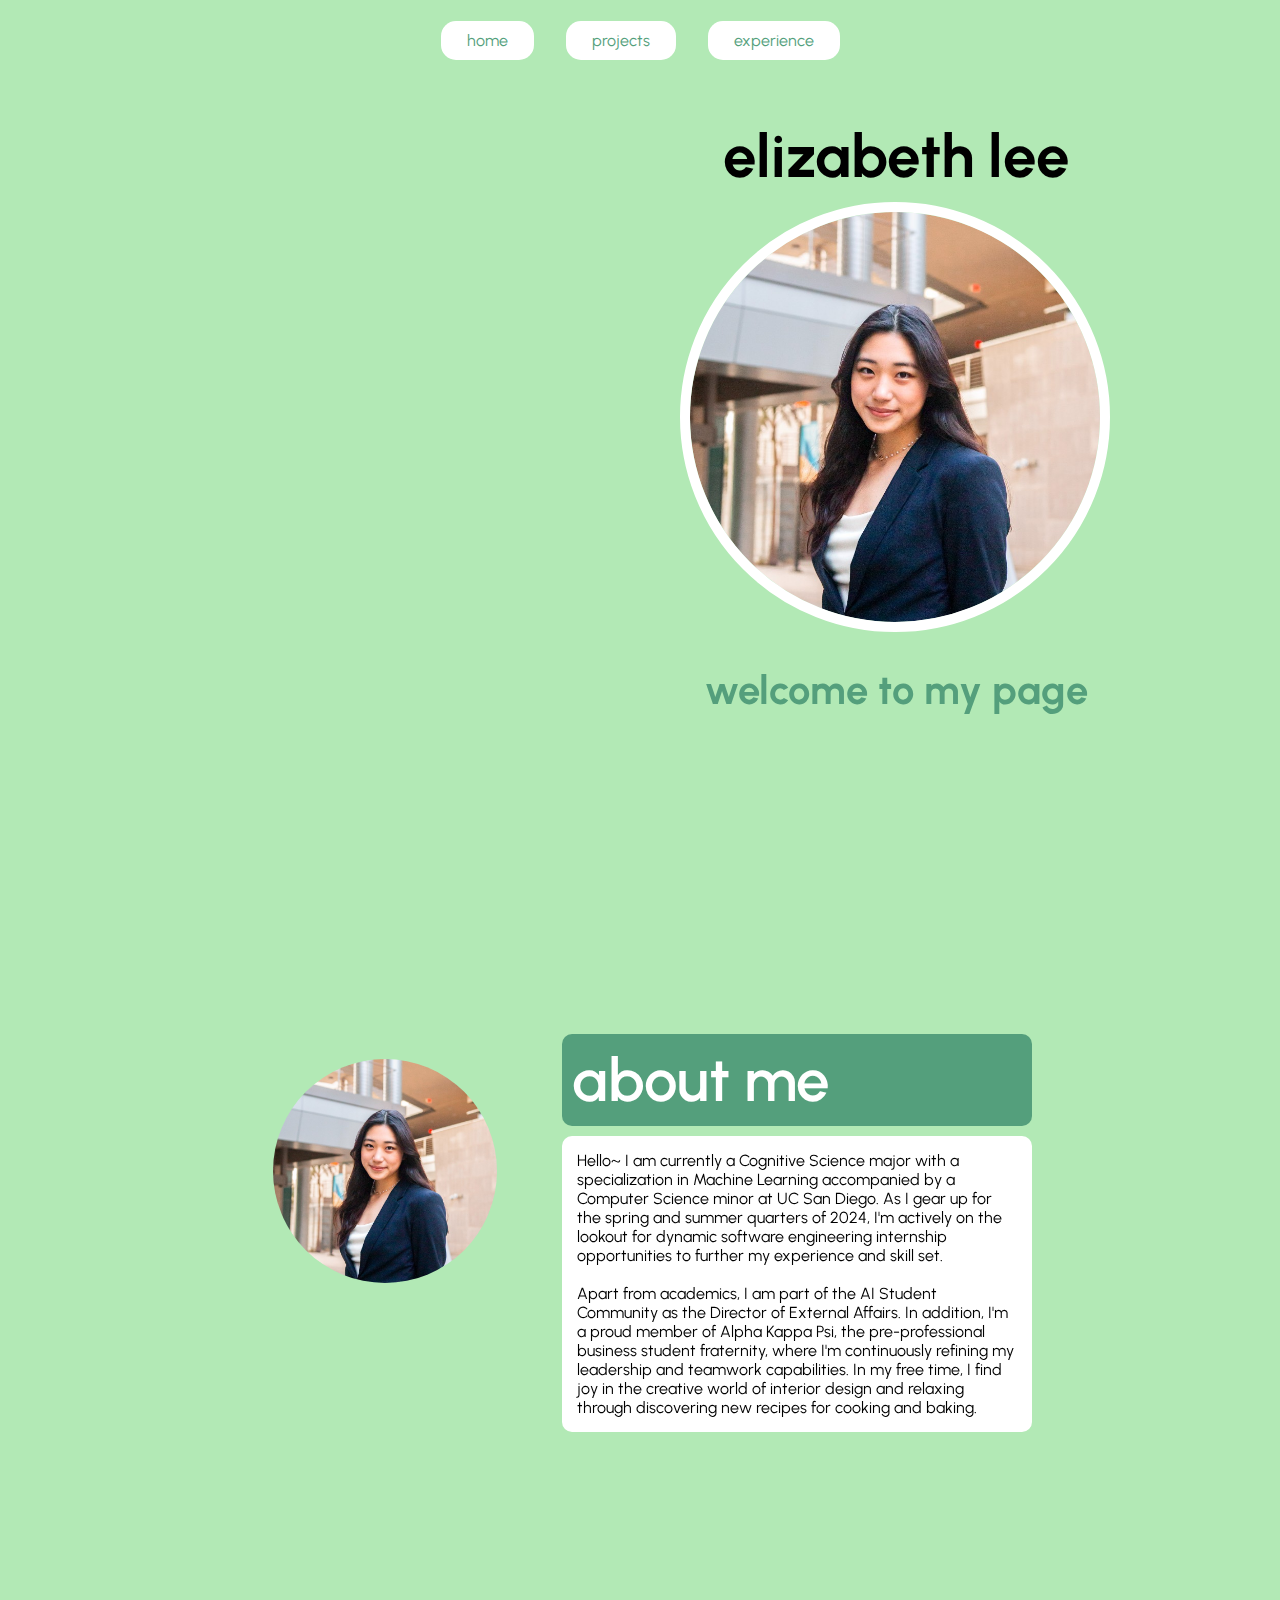
<file: index.html>
<!DOCTYPE html>
<html lang="en">
<head>
    <meta charset="UTF-8">
    <meta name="viewport" content="width=device-width, initial-scale=1.0">
    <title>elizabeth lee portfolio</title>
    <link rel="stylesheet" href="styles.css">
    <link rel="preconnect" href="https://fonts.googleapis.com">
<link rel="preconnect" href="https://fonts.gstatic.com" crossorigin>
<link rel="preconnect" href="https://fonts.googleapis.com">
<link rel="preconnect" href="https://fonts.gstatic.com" crossorigin>
<link href='https://fonts.googleapis.com/css?family=Urbanist' rel='stylesheet'>
</head>
<body>
    <nav class="navbar">
        <div class="navbar__container">
            <div class="navbar__toggle" id="mobile-menu">
                <span class="bar"></span>
                <span class="bar"></span>
                <span class="bar"></span>
            </div>
            <ul class="navbar__menu">
                <li class="navbar__btn">
                    <button class="button"><a href="/index.html" class="navbar__links">home</a></button>
                </li>
                <li class="navbar__btn">
                    <button class="button"><a href="/projects.html" class="navbar__links">projects</a></button>
                </li>
                <li class="navbar__btn">
                    <button class="button"><a href="/exp.html" class="navbar__links">experience</a></button>
                </li>
                
            </ul>
        </div>
    </nav>

    <!-- home page -->
    <div id="home">
        <div class="container">
            <div class="row">
                <div class="col home-col-1">
                    <!--spotify-->
                    <iframe style="border-radius:12px" src="https://open.spotify.com/embed/playlist/74JB98Yt6BP1S6EvVxRleY?utm_source=generator&theme=0" width="90%" height="55%" frameBorder="0" allowfullscreen="" allow="autoplay; clipboard-write; encrypted-media; fullscreen; picture-in-picture" loading="lazy"></iframe>
                    <iframe style="border-radius:12px" src="https://open.spotify.com/embed/playlist/5CLSHO94yxfI109HO015yE?utm_source=generator" width="90%" height="55%" frameBorder="0" allowfullscreen="" allow="autoplay; clipboard-write; encrypted-media; fullscreen; picture-in-picture" loading="lazy"></iframe>
                </div>
                <div class="col home-col-2">
                    <!--portrait-->
                    <h1>elizabeth lee</h1>
                    <img src="images/portrait.jpeg">
                    <h2>welcome to my page</h2>
                </div>
            </div>
        </div>
    </div>
 
    <!-- about me page -->
    <div id = "about">
        <div class="container">
            <div class="row">
                <div class="about-col-1">
                    <img src="images/portrait.jpeg">
                </div>
                <div class="about-col-2">
                    <h1 class="subtitle">about me</h1>
                    <p> Hello~  I am currently a Cognitive Science major with a specialization in Machine Learning accompanied by a Computer Science minor at UC San Diego. 
                        As I gear up for the spring and summer quarters of 2024, I'm actively on the lookout for dynamic software engineering internship opportunities to further my experience and skill set.
                        <br><br>Apart from academics, I am part of the AI Student Community as the Director of External Affairs. In addition, I'm a proud member of Alpha Kappa Psi, the pre-professional
                        business student fraternity, where I'm continuously refining my leadership and teamwork capabilities. In my free time, I find joy in the creative world of interior design 
                        and relaxing through discovering new recipes for cooking and baking.
                         </p>
                </div>
            </div>
        </div>
    </div>

    <script src="app.js"></script>
</body>
</html>
</file>
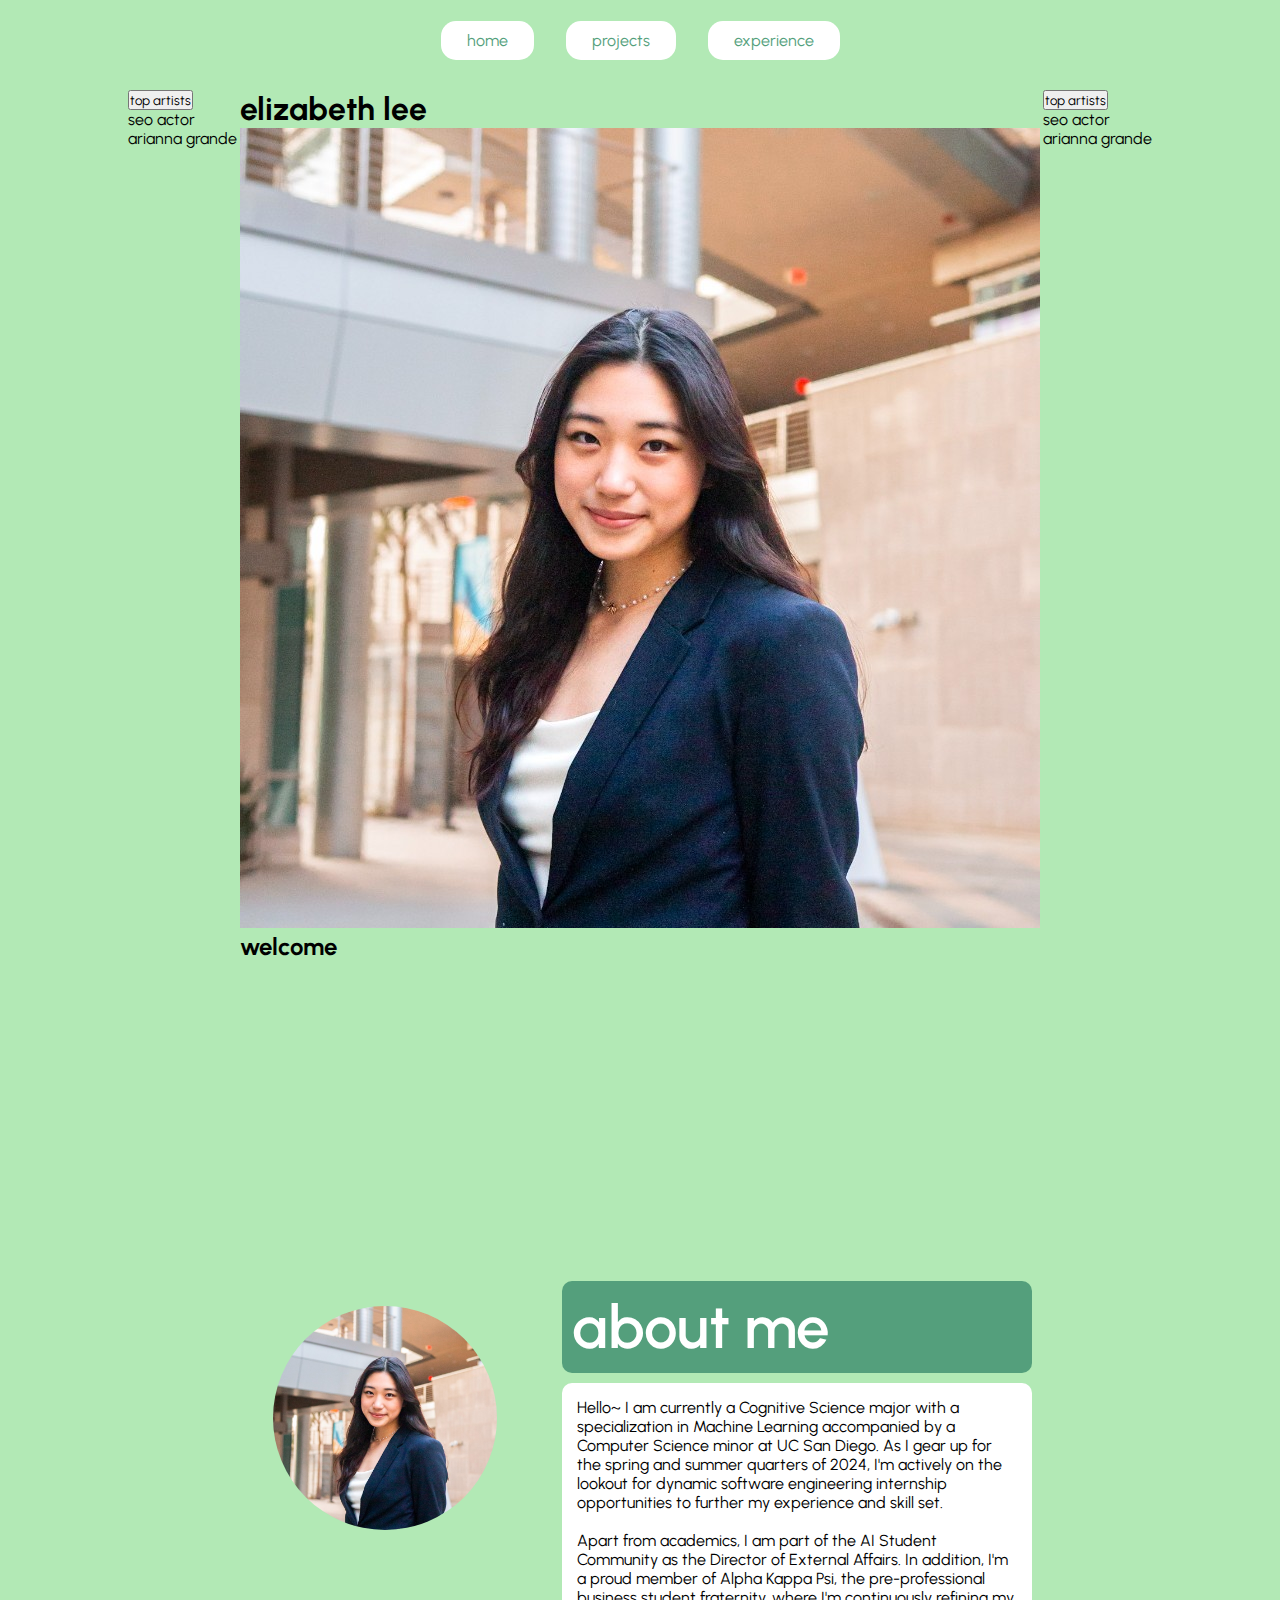
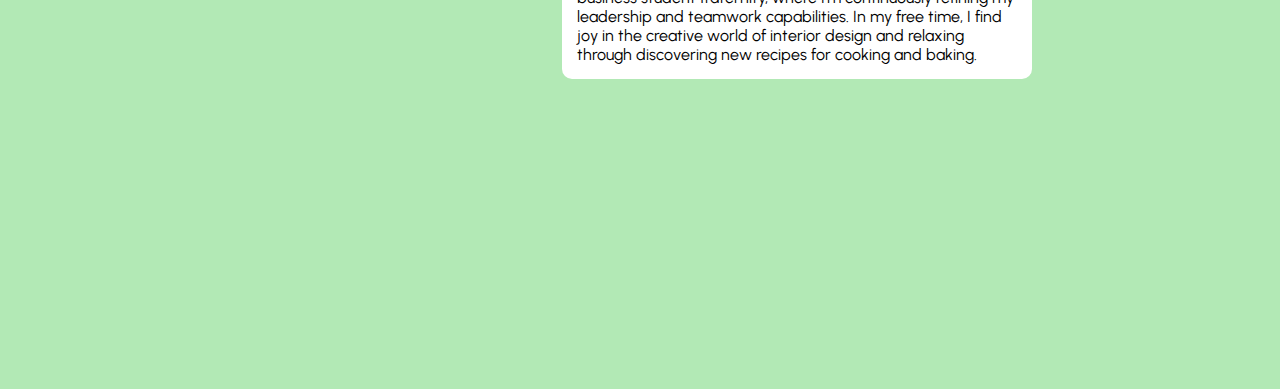
<file: orig.html>
<!DOCTYPE html>
<html lang="en">
<head>
    <meta charset="UTF-8">
    <meta name="viewport" content="width=device-width, initial-scale=1.0">
    <title>elizabeth lee portfolio</title>
    <link rel="stylesheet" href="styles.css">
    <link rel="preconnect" href="https://fonts.googleapis.com">
<link rel="preconnect" href="https://fonts.gstatic.com" crossorigin>
<link rel="preconnect" href="https://fonts.googleapis.com">
<link rel="preconnect" href="https://fonts.gstatic.com" crossorigin>
<link href='https://fonts.googleapis.com/css?family=Urbanist' rel='stylesheet'>
</head>
<body>
    <nav class="navbar">
        <div class="navbar__container">
            <div class="navbar__toggle" id="mobile-menu">
                <span class="bar"></span>
                <span class="bar"></span>
                <span class="bar"></span>
            </div>
            <ul class="navbar__menu">
                <li class="navbar__btn">
                    <button class="button"><a href="/index.html" class="navbar__links">home</a></button>
                </li>
                <li class="navbar__btn">
                    <button class="button"><a href="/projects.html" class="navbar__links">projects</a></button>
                </li>
                <li class="navbar__btn">
                    <button class="button"><a href="/exp.html" class="navbar__links">experience</a></button>
                </li>
                
            </ul>
        </div>
    </nav>

    <!-- Hero Section -->
    <div id="home">
        <div class="container">
            <div class="row">
                <div class="col col1">
                    <div class="tab">
                        <button class="tab-links" onclick="opentab('top-artists')">top artists</button>
                    </div>
                    <div id="top artists" class="tabcontents">
                        <p>seo actor</p>
                        <p>arianna grande</p>
                    </div>
                </div>
                <div class="col col2">
                    <h1>elizabeth lee</h1>
                    <img src="images/portrait.jpeg">
                    <h2>welcome</h2>
                </div>
                <div class="col col3">
                    <div class="tab">
                        <button class="tab-links" onclick="opentab('top-artists')">top artists</button>
                    </div>
                    <div id="top artists" class="tabcontents">
                        <p>seo actor</p>
                        <p>arianna grande</p>
                    </div>
                </div>
            </div>
        </div>
    </div>
    

    <div id = "about">
        <div class="container">
            <div class="row">
                <div class="about-col-1">
                    <img src="images/portrait.jpeg">
                </div>
                <div class="about-col-2">
                    <h1 class="subtitle">about me</h1>
                    <p> Hello~  I am currently a Cognitive Science major with a specialization in Machine Learning accompanied by a Computer Science minor at UC San Diego. 
                        As I gear up for the spring and summer quarters of 2024, I'm actively on the lookout for dynamic software engineering internship opportunities to further my experience and skill set.
                        <br><br>Apart from academics, I am part of the AI Student Community as the Director of External Affairs. In addition, I'm a proud member of Alpha Kappa Psi, the pre-professional
                        business student fraternity, where I'm continuously refining my leadership and teamwork capabilities. In my free time, I find joy in the creative world of interior design 
                        and relaxing through discovering new recipes for cooking and baking.
                         </p>
                </div>
            </div>
        </div>
    </div>
    <script>
        var tablinks = document.getElementsByClassName("tab-links");
        var tabcontents = document.getElementsByClassName("tab-contents");

        function opentab(tabname) {
            var i, tabcontent, tablinks;

            tabcontent = document.getElementsByClassName("tabcontent");
            for (i = 0; i < tabcontent.length; i++) {
                tabcontent[i].style.display = "none";
            }

            tablinks = document.getElementsByClassName("tablinks");
            for (i = 0; i < tablinks.length; i++) {
                tablinks[i].className = tablinks[i].className.replace(" active", "");
            }

            document.getElementById(tabname).style.display = "block";
            tabname.currentTarget.className += " active";
        }

    </script>
    <script src="app.js"></script>
</body>
</html>
</file>
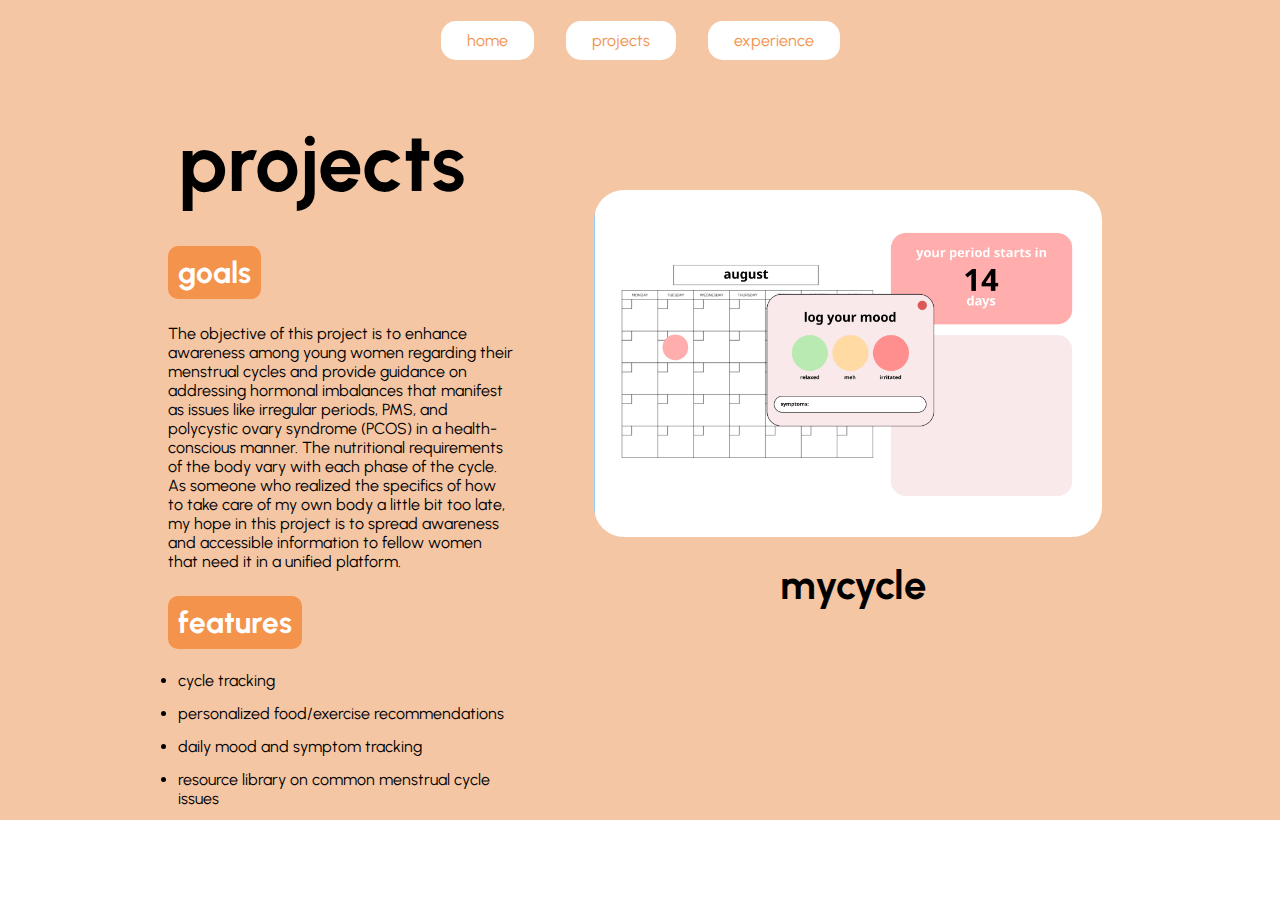
<file: projects.html>
<!DOCTYPE html>
<html lang="en">
<head>
    <meta charset="UTF-8">
    <meta name="viewport" content="width=device-width, initial-scale=1.0">
    <title>elizabeth lee portfolio</title>
    <link rel="stylesheet" href="styles_proj.css">
    <link rel="preconnect" href="https://fonts.googleapis.com">
<link rel="preconnect" href="https://fonts.gstatic.com" crossorigin>
<link rel="preconnect" href="https://fonts.googleapis.com">
<link rel="preconnect" href="https://fonts.gstatic.com" crossorigin>
<link href='https://fonts.googleapis.com/css?family=Urbanist' rel='stylesheet'>
</head>
<body>
    <nav class="navbar">
        <div class="navbar__container">
            <div class="navbar__toggle" id="mobile-menu">
                <span class="bar"></span>
                <span class="bar"></span>
                <span class="bar"></span>
            </div>
            <ul class="navbar__menu">
                <li class="navbar__btn">
                    <button class="button"><a href="/index.html" class="navbar__links">home</a></button>
                </li>
                <li class="navbar__btn">
                    <button class="button"><a href="/projects.html" class="navbar__links">projects</a></button>
                </li>
                <li class="navbar__btn">
                    <button class="button"><a href="/exp.html" class="navbar__links">experience</a></button>
                </li>
                
            </ul>
        </div>
    </nav>

    <!-- Hero Section -->
    <div id="mycycle">
        <div class="container">
            <div class="row">
                <div class="col explanation">
                    <h1>projects</h1>
                    <h2>goals</h2>
                    <p>The objective of this project is to enhance awareness among young women regarding their menstrual cycles and provide guidance on addressing hormonal imbalances that manifest as issues like irregular periods, PMS, and polycystic ovary syndrome (PCOS) in a health-conscious manner. The nutritional requirements of the body vary with each phase of the cycle. As someone who realized the specifics of how to take care of my own body a little bit too late, my hope in this project is to spread awareness and accessible information to fellow women that need it in a unified platform.</p>
                    <h2>features</h2>
                    <ul>
                        <li>cycle tracking</li>
                        <li>personalized food/exercise recommendations</li>
                        <li>daily mood and symptom tracking</li>
                        <li>resource library on common menstrual cycle issues</li>
                    </ul>
                </div>
                <div class="col pic">
                    <img src="images/mycycle.png">
                    <h1>mycycle</h1>
                </div>
            </div>
        </div>
    </div>
    

    <script src="app.js"></script>
</body>
</html>
</file>
<file: styles.css>
* {
    box-sizing: border-box;
    margin: 0;
    padding: 0;
    font-family: 'Urbanist', sans-serif;
}

.navbar{
    background: #B2E9B5;
    height: 80px;
    display: flex;
    justify-content: center;   
    align-items: center;
    font-size: 1.2rem;
    top: 0;
    
}

.navbar_container {
    display: flex;
    justify-content: space-between;
    height: 80px;
    z-index: 1;
    width: 100%;
    max-width: 1300px;
    margin: 0 auto;
    padding: 0 50px;
}

.navbar__menu {
    display: flex;
    align-items: center;
    list-style: none;
    text-align: center
}

.navbar__links{
    color: #549F7C;
    display: flex;
    align-items: center;
    justify-self: center;
    text-decoration: none;
    padding: 0 1rem;
    height: 100%;
    font-size: 1rem;
}

.navbar__btn{
    display: flex;
    justify-content: center;
    align-items: center;
    padding: 0 1rem;
    width: 100%;
    
}

.button {
    display: flex;
    justify-content: center;
    align-items: center;
    text-decoration: none;
    padding: 10px 10px;
    height: 100%;
    width: 100%;
    border: none;
    outline: none;
    border-radius: 15px;
    background: #fff;
}

.button:hover {
    background: #549F7C;
    transition: all 0.3s ease;
}

.navbar__links:hover{
    color: #fff;
}

/* -----------elizabeth home------------- */

#home{
    color: #000;
    background-color: #B2E9B5;
}

.container{
    padding: 10px 10%;
}

.row{
    /* display: flex; */
    /* justify-content: space-between; */
    /* flex-wrap: wrap; */
}

.col{
    float: left;
}

.home-col-1{
    width: 50%;
    margin-top: 5px;
}

.home-col-2{
    width: 50%;
    margin-top: 30px;
    justify-content: center;
    margin-left: auto;
    margin-right: auto;
}

.home-col-2 h1{
    font-size: 60px;
    text-align: center;
}

.home-col-2 img{
    border-radius: 50%;
    width: 80%;
    margin: 20px 50px 40px 50px;
    outline-style: solid;
    outline-color: white;
    outline-width: 10px;
}

.home-col-2  h2{
    font-size: 40px;
    color: #549F7C;
    text-align: center;

}

.home-col-3{
    width: 30%;
    overflow: hidden;
}

.slider{
    width: 500px;
    height: 300px;
    margin-left: auto;
    margin-right: auto;
    margin-top: 0px;
    text-align: center;
    overflow: hidden;
    /* border-radius: 10px;
    outline-style: solid;
    outline-color: white;
    outline-width: 10px; */
}

.img__container{
    width: 1500px;
    height: 300px;
    clear: both;
    position: relative;
    -webkit-transition: left 1s;
    -moz-transition: left 1s;
    -o-transition: left 1s;
    transition: left 1s;
}

.slide{
    float: left;
    margin: 0px;
    padding: 0px;
    position: relative;
}

#slide-1:target ~ .img__container {
    left: 0px;
}
#slide-2:target ~ .img__container {
    left: -500px;
}
#slide-3:target ~ .img__container {
    left: -1000px;
}

.buttons {
    position: relative;
    top: -100px;
}
.buttons a {
    display: inline-block;
    height: 15px;
    width: 15px;
    border-radius: 50%;
    background-color: white;
}

/* -----------about---------- */
#about{
    padding: 300px 150px;
    color: #000;
    background-color: #B2E9B5;
}

.row{
    display: flex;
    justify-content: space-between;
    flex-wrap: wrap;
}

.about-col-1{
    flex-basis: 35%;
}

.about-col-1 img{
    padding: 25px;
    width: 100%;
    border-radius: 50%;
}

.about-col-2{
    flex-basis: 60%;
}

.about-col-2 h1{
    padding: 10px 10px;
    background-color: #549F7C;
    color: #fff;
    margin-bottom: 10px;
    border-radius: 10px;
}

.about-col-2 p{
    padding: 15px 15px;
    background-color: #fff;
    border-radius: 10px;
}

.subtitle{
    font-size: 60px;
    font-weight: 600;
    justify-content: space-between;
    flex-basis: wrap;
}
/*
.main__slides h2{
    
}

.main__slides p2{
    
}

.main__img--container{
    text-align: center; /* put img in center
    justify-content: center;
    align-items: center;
    height: 40%; /* makes img smaller
    width: 40%; /* makes img smaller
}

.main__img2--container{
    border-radius: 50%;
    padding: 10px;
    height: 40%; /* makes img smaller
    width: 30%; /* makes img smaller
}
</file>
<file: styles_proj.css>
* {
    box-sizing: border-box;
    margin: 0;
    padding: 0;
    font-family: 'Urbanist', sans-serif;
}

.navbar{
    background: #F5C6A4;
    height: 80px;
    display: flex;
    justify-content: center;   
    align-items: center;
    font-size: 1.2rem;
    top: 0;
    
}

.navbar_container {
    display: flex;
    justify-content: space-between;
    height: 80px;
    z-index: 1;
    width: 100%;
    max-width: 1300px;
    margin: 0 auto;
    padding: 0 50px;
}

.navbar__menu {
    display: flex;
    align-items: center;
    list-style: none;
    text-align: center
}

.navbar__links{
    color: #F4934C;
    display: flex;
    align-items: center;
    justify-self: center;
    text-decoration: none;
    padding: 0 1rem;
    height: 100%;
    font-size: 1rem;
}

.navbar__btn{
    display: flex;
    justify-content: center;
    align-items: center;
    padding: 0 1rem;
    width: 100%;
}

.button {
    display: flex;
    justify-content: center;
    align-items: center;
    text-decoration: none;
    padding: 10px 10px;
    height: 100%;
    width: 100%;
    border: none;
    outline: none;
    border-radius: 15px;
    background: #fff;
}

.button:hover {
    background: #F4934C;
    transition: all 0.3s ease;
}

.navbar__links:hover{
    color: #fff;
}


/* ------------------mycycle----------------- */

#mycycle{
    background-color: #F5C6A4;
}

.container{
    padding: 10px 10%;
}

.row{
    display: flex;
}

.col{
    float: left;
    margin-left: 40px;
    margin-right: 40px;
}

.explanation{
    width: 40%;
}

.explanation h1{
    font-size: 80px;
    padding: 15px 0;
    margin: 10px;
}

.explanation h2{
    display: inline-flex;
    font-size: 30px;
    padding: 8px 10px;
    color: #fff;
    background-color: #F4934C;
    border-radius: 10px;
    margin: 10px 0 10px 0;
}

.explanation p{
    padding: 15px 0;
}

.explanation ul li{
    margin-top: 10px;
    margin-left: 10px;
    padding: 2px 0;
}

.pic{
    margin-bottom: 150px;
    margin-top: 100px;
    width: 60%;
}

.pic img{
    width: 98%;
    border-radius: 30px;
    margin-bottom: 20px;
}

.pic h1{
    text-align: center;
    font-size: 40px;
}

/* ------------------alpha modes----------------- */

#alpha_modes{
    background-color: #F5C6A4;
}
</file>
